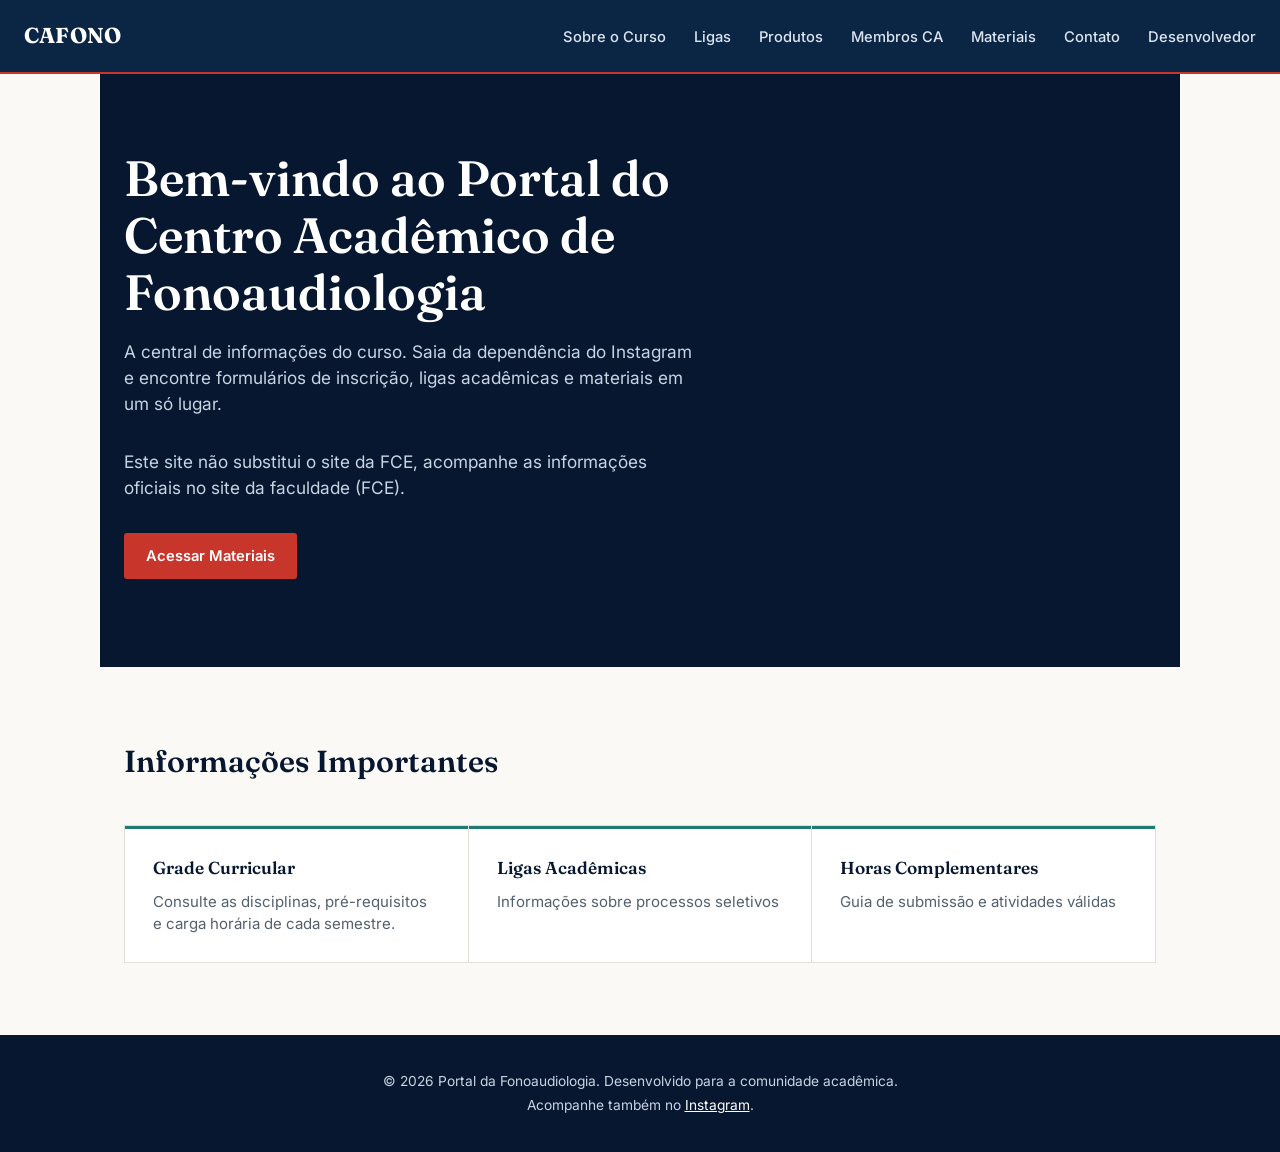
<file: index.html>
<!DOCTYPE html>
<html lang="pt-BR">
<head>
    <meta charset="UTF-8">
    <meta name="viewport" content="width=device-width, initial-scale=1.0">
    <title>Portal da Fonoaudiologia</title>
    <link rel="stylesheet" href="stylecssnovo.css">
    <link href="https://fonts.googleapis.com/css2?family=Fraunces:opsz,wght@9..144,400;9..144,500;9..144,600;9..144,700&family=Inter:wght@400;500;600;700&display=swap" rel="stylesheet">
</head>
<body>

    <header>
        <div class="logo">CAFONO</div>
        <nav>
            <ul>
                <li><a href="sobre.html">Sobre o Curso</a>
                <li><a href="ligas.html">Ligas</a>
                <li><a href="produtos.html">Produtos</a>
                <li><a href="membrosca.html">Membros CA</a>
                <li><a href="materiais.html">Materiais</a>  
                <li><a href="contatos.html">Contato</a>
                <li><a href="desenvolvedor.html">Desenvolvedor</a>
            </ul>
        </nav>
    </header>

    <section class="hero">
        <h1>Bem-vindo ao Portal do Centro Acadêmico de Fonoaudiologia</h1>
        <p>A central de informações do curso. Saia da dependência do Instagram e encontre formulários de inscrição, ligas acadêmicas e materiais em um só lugar.</p>
        <p>Este site não substitui o site da FCE, acompanhe as informações oficiais no site da faculdade (FCE).</p>
        <a href="materiais.html" class="btn">Acessar Materiais</a>
    </section>

    <section id="sobre" class="info-section">
        <h2>Informações Importantes</h2>
        <div class="cards">
            <div class="card">
                <h3>Grade Curricular</h3>
                <p>Consulte as disciplinas, pré-requisitos e carga horária de cada semestre.</p>
            </div>
            <div class="card">
                <h3>Ligas Acadêmicas</h3>
                <p>Informações sobre processos seletivos</p>
            </div>
            <div class="card">
                <h3>Horas Complementares</h3>
                <p>Guia de submissão e atividades válidas</p>
            </div>
        </div>
    </section>

    <footer>
        <p>&copy; 2026 Portal da Fonoaudiologia. Desenvolvido para a comunidade acadêmica.</p>
        <p>Acompanhe também no <a href="https://www.instagram.com/cafono.unb/">Instagram</a>.</p>
    </footer>

</body>
</html>
</file>
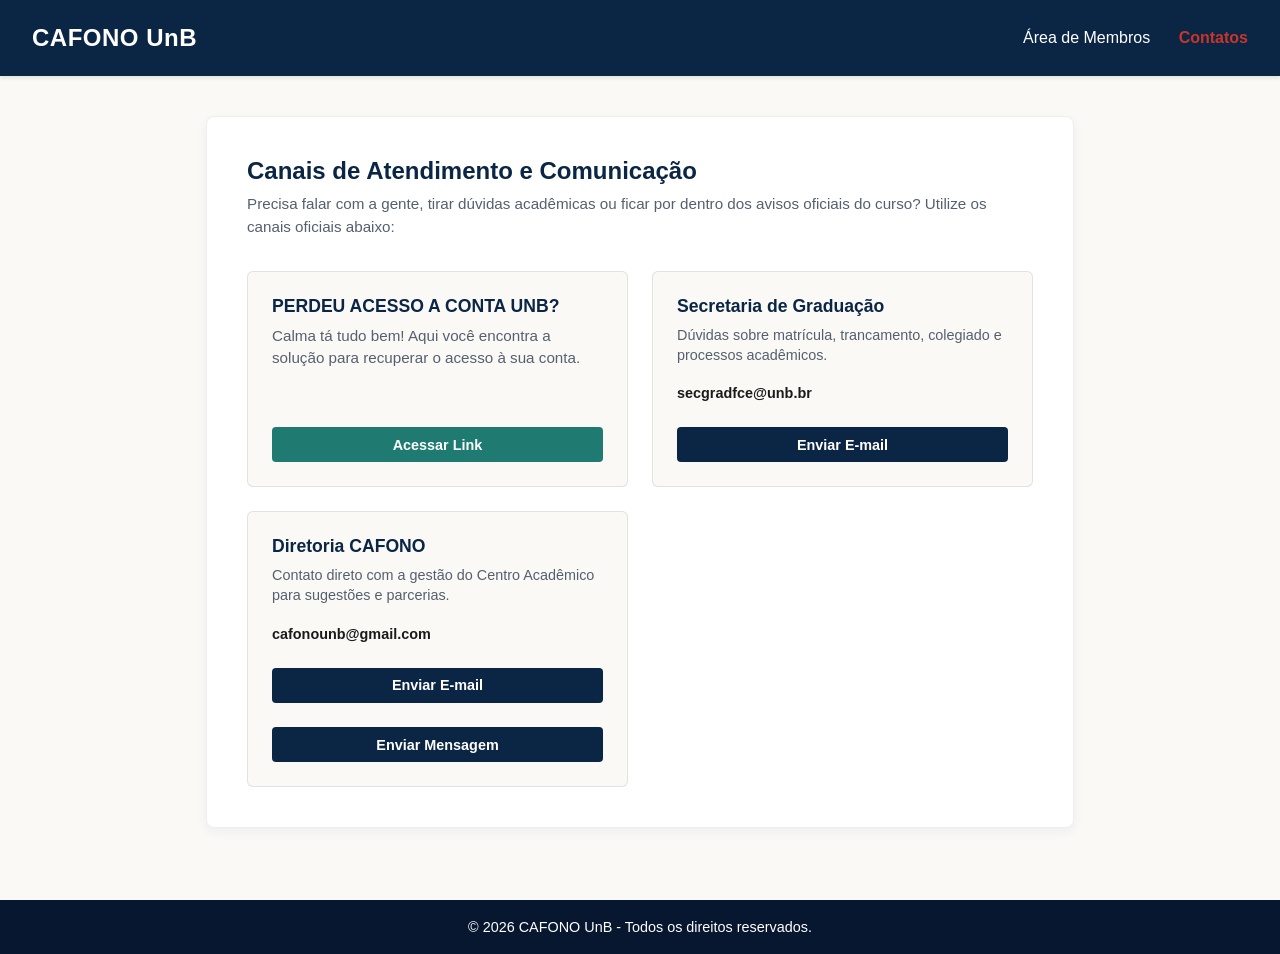
<file: contatos.html>
<!DOCTYPE html>
<html lang="pt-BR">
<head>
    <meta charset="UTF-8">
    <meta name="viewport" content="width=device-width, initial-scale=1.0">
    <title>Contatos - CAFONO UnB</title>
    <style>
        * {
            margin: 0;
            padding: 0;
            box-sizing: border-box;
            font-family: 'Segoe UI', Tahoma, Geneva, Verdana, sans-serif;
        }

        body {
            background-color: #FAF9F6;
            color: #1A1A1A;
            display: flex;
            flex-direction: column;
            min-height: 100vh;
        }

        header {
            background-color: #0B2545;
            color: #FFFFFF;
            padding: 1.5rem 2rem;
            display: flex;
            justify-content: space-between;
            align-items: center;
            box-shadow: 0 2px 4px rgba(0,0,0,0.1);
        }

        header h1 {
            font-size: 1.5rem;
            letter-spacing: 0.5px;
        }

        nav a {
            color: #FFFFFF;
            text-decoration: none;
            margin-left: 1.5rem;
            font-weight: 500;
            transition: color 0.2s;
        }

        nav a:hover {
            color: #C8352B;
        }

        main {
            flex: 1;
            max-width: 900px;
            width: 100%;
            margin: 2.5rem auto;
            padding: 0 1rem;
        }

        .card {
            background: #FFFFFF;
            padding: 2.5rem;
            border-radius: 8px;
            box-shadow: 0 4px 12px rgba(11, 37, 69, 0.05);
            border: 1px solid rgba(85, 96, 110, 0.1);
            margin-bottom: 2rem;
        }

        .card h2 {
            color: #0B2545;
            margin-bottom: 0.5rem;
            font-size: 1.5rem;
        }

        .card p {
            color: #55606E;
            margin-bottom: 2rem;
            font-size: 0.95rem;
            line-height: 1.5;
        }

        .contact-grid {
            display: grid;
            grid-template-columns: repeat(auto-fit, minmax(260px, 1fr));
            gap: 1.5rem;
        }

        .contact-item {
            background: #FAF9F6;
            border: 1px solid rgba(85, 96, 110, 0.15);
            padding: 1.5rem;
            border-radius: 6px;
            display: flex;
            flex-direction: column;
            justify-content: space-between;
            transition: transform 0.2s, box-shadow 0.2s;
        }

        .contact-item:hover {
            transform: translateY(-3px);
            box-shadow: 0 6px 15px rgba(11, 37, 69, 0.08);
            border-color: #1F7A72;
        }

        .contact-info h3 {
            color: #0B2545;
            font-size: 1.1rem;
            margin-bottom: 0.5rem;
        }

        .contact-info span {
            font-size: 0.9rem;
            color: #55606E;
            word-break: break-all;
            line-height: 1.4;
        }

        .btn-contact {
            display: inline-block;
            margin-top: 1.5rem;
            background-color: #0B2545;
            color: #FFFFFF;
            padding: 0.6rem 1rem;
            text-align: center;
            text-decoration: none;
            border-radius: 4px;
            font-weight: 600;
            font-size: 0.9rem;
            transition: background-color 0.2s;
        }

        .btn-contact:hover {
            background-color: #071730;
        }

        .btn-whatsapp {
            background-color: #1F7A72;
        }

        .btn-whatsapp:hover {
            background-color: #175d57;
        }

        footer {
            background-color: #071730;
            color: #FFFFFF;
            text-align: center;
            padding: 1.2rem;
            font-size: 0.9rem;
            margin-top: auto;
        }
    </style>
</head>
<body>

    <header>
        <h1>CAFONO UnB</h1>
        <nav>
            <a href="membrosca.html">Área de Membros</a>
            <a href="contatos.html" style="color: #C8352B; font-weight: 600;">Contatos</a>
        </nav>
    </header>

    <main>
        <div class="card">
            <h2>Canais de Atendimento e Comunicação</h2>
            <p>Precisa falar com a gente, tirar dúvidas acadêmicas ou ficar por dentro dos avisos oficiais do curso? Utilize os canais oficiais abaixo:</p>

            <div class="contact-grid">
                
                <!-- Grupo do WhatsApp -->
                <div class="contact-item">
                    <div class="contact-info">
                        <h3>PERDEU ACESSO A CONTA UNB?</h3>
                        <p>Calma tá tudo bem! Aqui você encontra a solução para recuperar o acesso à sua conta.</p>
                    </div>
                    <a href="https://aurem.unb.br/aurem/home" target="_blank" class="btn-contact btn-whatsapp">Acessar Link</a>
                </div>

                <!-- Secretaria de Graduação -->
                <div class="contact-item">
                    <div class="contact-info">
                        <h3>Secretaria de Graduação</h3>
                        <span>Dúvidas sobre matrícula, trancamento, colegiado e processos acadêmicos.</span>
                        <br><br>
                        <span style="font-weight: 600; color: #1A1A1A;">secgradfce@unb.br</span>
                    </div>
                    <a href="https://mail.google.com/mail/?view=cm&fs=1&to=secgradfce@unb.br" target="_blank" class="btn-contact">Enviar E-mail</a>
                </div>

                <!-- E-mail do CAFONO -->
                <div class="contact-item">
                    <div class="contact-info">
                        <h3>Diretoria CAFONO</h3>
                        <span>Contato direto com a gestão do Centro Acadêmico para sugestões e parcerias.</span>
                        <br><br>
                        <span style="font-weight: 600; color: #1A1A1A;">cafonounb@gmail.com</span>
                    </div>
                    <a href="https://mail.google.com/mail/?view=cm&fs=1&to=cafonounb@gmail.com" target="_blank" class="btn-contact">Enviar E-mail</a>
                    <a href="https://wa.me/5561991424526" target="_blank" class="btn-contact">Enviar Mensagem</a>
                </div>

            </div>
        </div>
    </main>

    <footer>
        <p>&copy; 2026 CAFONO UnB - Todos os direitos reservados.</p>
    </footer>

</body>
</html>
</file>
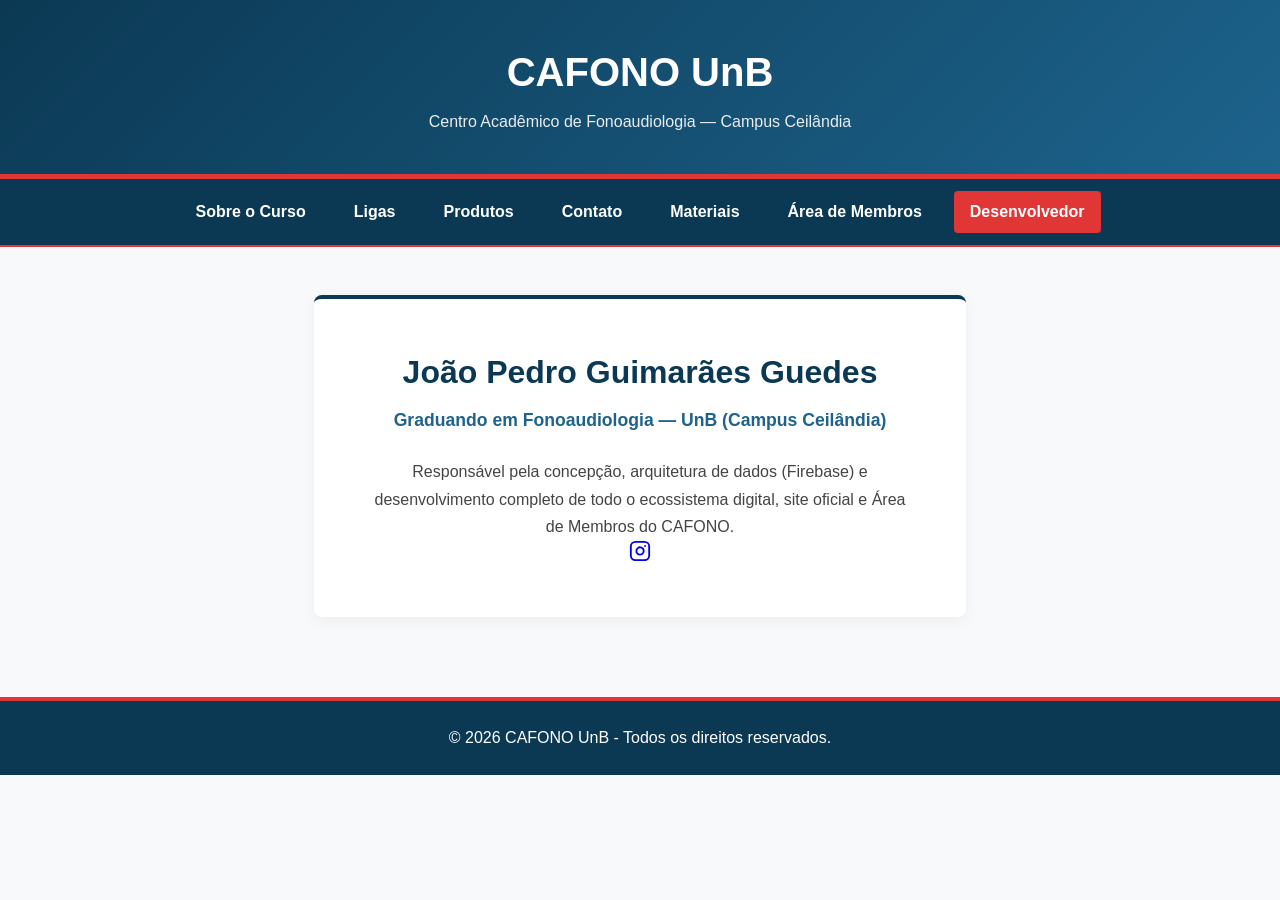
<file: desenvolvedor.html>
<!DOCTYPE html>
<html lang="pt-BR">
<head>
    <meta charset="UTF-8">
    <meta name="viewport" content="width=device-width, initial-scale=1.0">
    <title>Desenvolvedor - CAFONO UnB</title>
    <style>
        :root {
            --primary-blue: #0b3954;
            --secondary-blue: #1d638c;
            --accent-red: #e03636;
            --accent-red-hover: #b52929;
            --dark-color: #1a1a1a;
            --light-color: #f7f9fa;
            --white: #ffffff;
        }

        * { margin: 0; padding: 0; box-sizing: border-box; font-family: 'Segoe UI', Tahoma, Geneva, Verdana, sans-serif; }
        body { background-color: var(--light-color); color: var(--dark-color); line-height: 1.6; }
        
        header { background: linear-gradient(135deg, var(--primary-blue), var(--secondary-blue)); color: var(--white); padding: 2.5rem 1rem; text-align: center; border-bottom: 5px solid var(--accent-red); }
        header h1 { font-size: 2.5rem; margin-bottom: 0.3rem; }
        header p { font-size: 1rem; opacity: 0.9; }

        nav { background-color: var(--primary-blue); display: flex; justify-content: center; gap: 1rem; padding: 0.75rem 1rem; border-bottom: 2px solid var(--accent-red); flex-wrap: wrap; }
        nav a { color: var(--white); text-decoration: none; font-weight: 600; padding: 0.5rem 1rem; border-radius: 4px; transition: background 0.3s ease; }
        nav a:hover, nav a.active { background-color: var(--accent-red); }

        .container { max-width: 700px; margin: 3rem auto; padding: 0 1.5rem; }
        
        .dev-box { background: var(--white); padding: 3rem 2rem; border-radius: 8px; box-shadow: 0 4px 15px rgba(0,0,0,0.05); text-align: center; border-top: 4px solid var(--primary-blue); }
        .dev-img { width: 150px; height: 150px; border-radius: 50%; object-fit: cover; border: 4px solid var(--primary-blue); margin-bottom: 1.5rem; box-shadow: 0 4px 10px rgba(0,0,0,0.1); }
        h2 { color: var(--primary-blue); font-size: 2rem; margin-bottom: 0.5rem; }
        .dev-course { color: var(--secondary-blue); font-weight: 600; font-size: 1.1rem; margin-bottom: 1.5rem; }
        .dev-bio { color: #444; font-size: 1rem; line-height: 1.7; max-width: 550px; margin: 0 auto; }

        footer { background-color: var(--primary-blue); color: var(--white); text-align: center; padding: 1.5rem; margin-top: 5rem; border-top: 4px solid var(--accent-red); }
    </style>
</head>
<body>

    <header>
        <h1>CAFONO UnB</h1>
        <p>Centro Acadêmico de Fonoaudiologia — Campus Ceilândia</p>
    </header>

    <nav>
        <a href="index.html">Sobre o Curso</a>
        <a href="ligas.html">Ligas</a>
        <a href="produtos.html">Produtos</a>
        <a href="contatos.html">Contato</a>
        <a href="materiais.html">Materiais</a>
        <a href="membrosca.html">Área de Membros</a>
        <a href="desenvolvedor.html" class="active">Desenvolvedor</a>
    </nav>

    <div class="container">
        <div class="dev-box">
            <h2>João Pedro Guimarães Guedes</h2>
            <p class="dev-course">Graduando em Fonoaudiologia — UnB (Campus Ceilândia)</p>
            <p class="dev-bio">Responsável pela concepção, arquitetura de dados (Firebase) e desenvolvimento completo de todo o ecossistema digital, site oficial e Área de Membros do CAFONO.</p>
<a href="https://www.instagram.com/jottape_kk/" target="_blank" class="instagram-icon" title="Instagram">
                <svg width="22" height="22" viewBox="0 0 24 24" fill="none" stroke="currentColor" stroke-width="2" stroke-linecap="round" stroke-linejoin="round"><rect x="2" y="2" width="20" height="20" rx="5" ry="5"></rect><path d="M16 11.37A4 4 0 1 1 12.63 8 4 4 0 0 1 16 11.37z"></path><line x1="17.5" y1="6.5" x2="17.51" y2="6.5"></line></svg>
            </a>
        </div>
    </div>
    <footer>
        <p>&copy; 2026 CAFONO UnB - Todos os direitos reservados.</p>
    </footer>

</body>
</html>
</file>
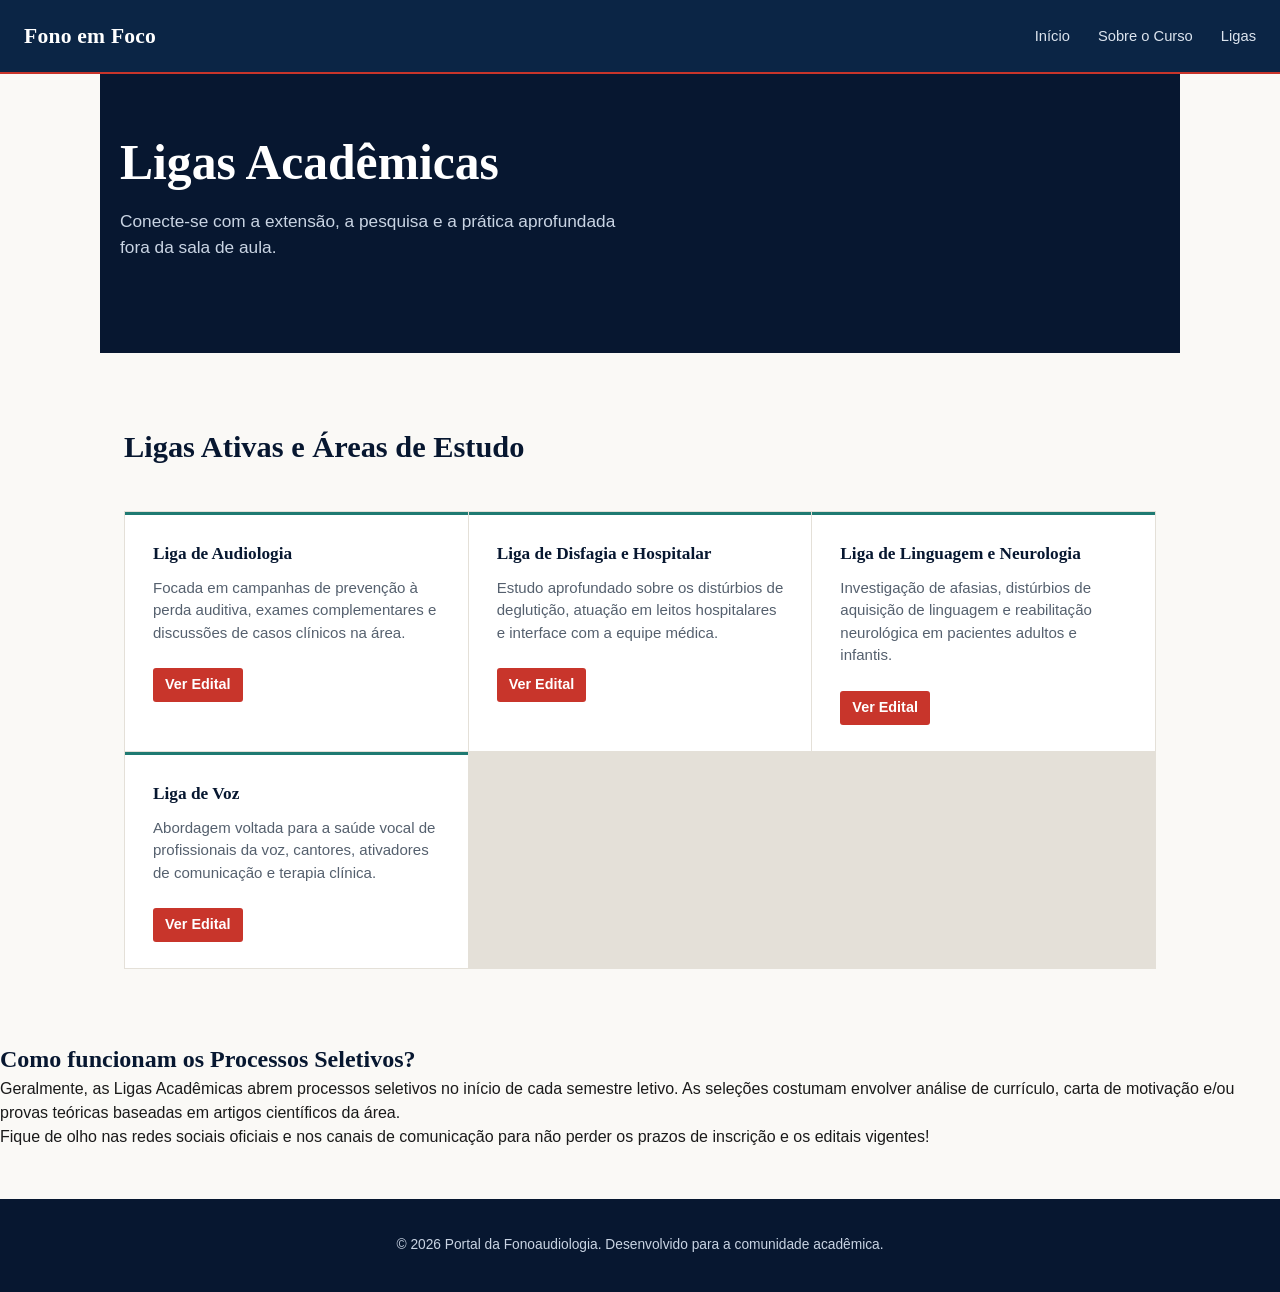
<file: Ligas.html>
<!DOCTYPE html>
<html lang="pt-BR">
<head>
    <meta charset="UTF-8">
    <meta name="viewport" content="width=device-width, initial-scale=1.0">
    <title>Ligas Acadêmicas - Fonoaudiologia</title>
    <link rel="stylesheet" href="style.css">
</head>
<body>

    <!-- Cabeçalho com o menu de navegação -->
    <header>
        <div class="logo">Fono em Foco</div>
        <nav>
            <ul>
                <li><a href="index.html">Início</a></li>
                <li><a href="sobre.html" target="_blank">Sobre o Curso</a></li>
                <li><a href="ligas.html">Ligas</a></li>
            </ul>
        </nav>
    </header>

    <!-- Título Principal da Página -->
    <section class="hero" style="padding: 60px 20px;">
        <h1>Ligas Acadêmicas</h1>
        <p>Conecte-se com a extensão, a pesquisa e a prática aprofundada fora da sala de aula.</p>
    </section>

    <!-- Lista de Ligas usando os Cards -->
    <section class="info-section">
        <h2>Ligas Ativas e Áreas de Estudo</h2>
        <div class="cards">
            
            <div class="card">
                <h3>Liga de Audiologia</h3>
                <p>Focada em campanhas de prevenção à perda auditiva, exames complementares e discussões de casos clínicos na área.</p>
                <br>
                <a href="#" class="btn" style="padding: 6px 12px; font-size: 0.9rem;">Ver Edital</a>
            </div>

            <div class="card">
                <h3>Liga de Disfagia e Hospitalar</h3>
                <p>Estudo aprofundado sobre os distúrbios de deglutição, atuação em leitos hospitalares e interface com a equipe médica.</p>
                <br>
                <a href="#" class="btn" style="padding: 6px 12px; font-size: 0.9rem;">Ver Edital</a>
            </div>

            <div class="card">
                <h3>Liga de Linguagem e Neurologia</h3>
                <p>Investigação de afasias, distúrbios de aquisição de linguagem e reabilitação neurológica em pacientes adultos e infantis.</p>
                <br>
                <a href="#" class="btn" style="padding: 6px 12px; font-size: 0.9rem;">Ver Edital</a>
            </div>

            <div class="card">
                <h3>Liga de Voz</h3>
                <p>Abordagem voltada para a saúde vocal de profissionais da voz, cantores, ativadores de comunicação e terapia clínica.</p>
                <br>
                <a href="https://docs.google.com/forms/d/e/1FAIpQLScZ7l2jveogoQCDylNti0Mbl2naz7_M5yD8LG7Lt6UeU7e7Pw/viewform" class="btn" style="padding: 6px 12px; font-size: 0.9rem;">Ver Edital</a>
            </div>

        </div>
    </section>

    <!-- Seção de Orientações -->
    <section class="history-section" style="margin-bottom: 50px;">
        <h2>Como funcionam os Processos Seletivos?</h2>
        <div class="history-content">
            <p>Geralmente, as Ligas Acadêmicas abrem processos seletivos no início de cada semestre letivo. As seleções costumam envolver análise de currículo, carta de motivação e/ou provas teóricas baseadas em artigos científicos da área.</p>
            <p>Fique de olho nas redes sociais oficiais e nos canais de comunicação para não perder os prazos de inscrição e os editais vigentes!</p>
        </div>
    </section>

    <!-- Rodapé -->
    <footer>
        <p>&copy; 2026 Portal da Fonoaudiologia. Desenvolvido para a comunidade acadêmica.</p>
    </footer>

</body>
</html>
</file>
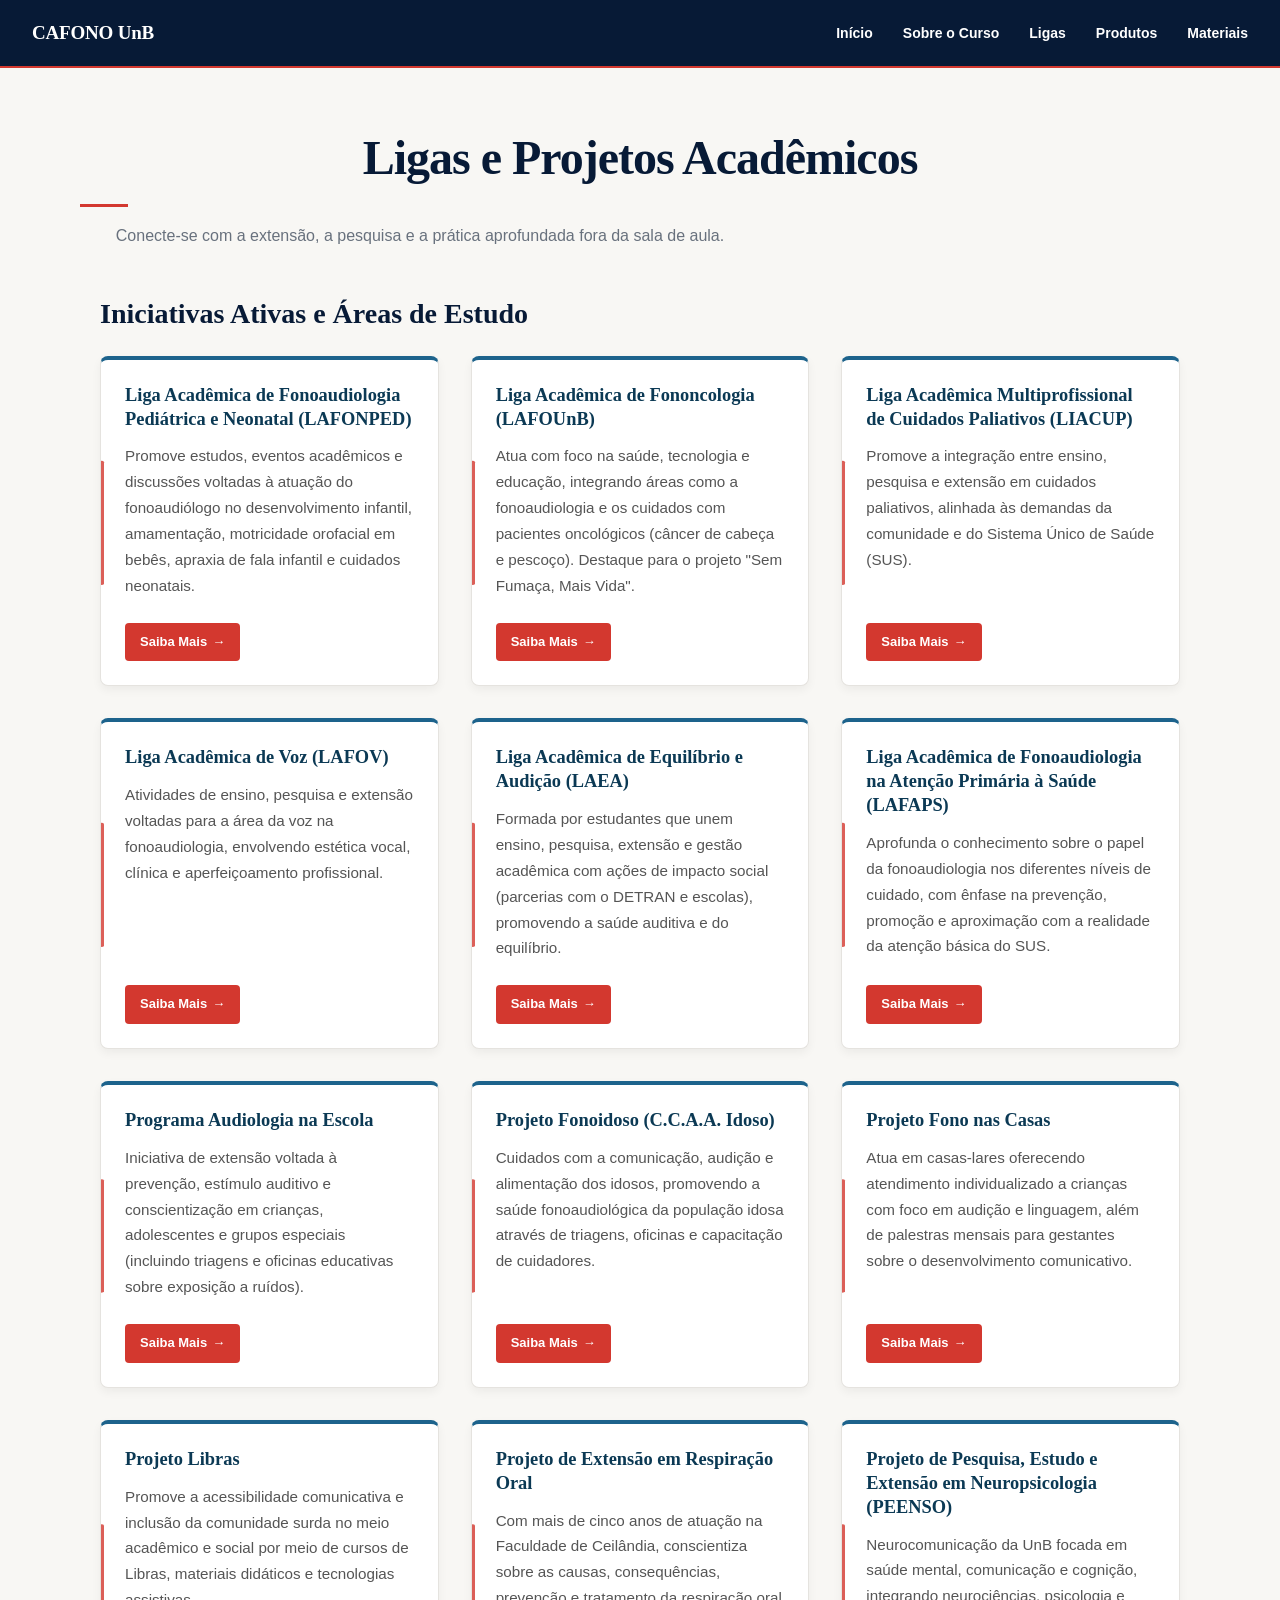
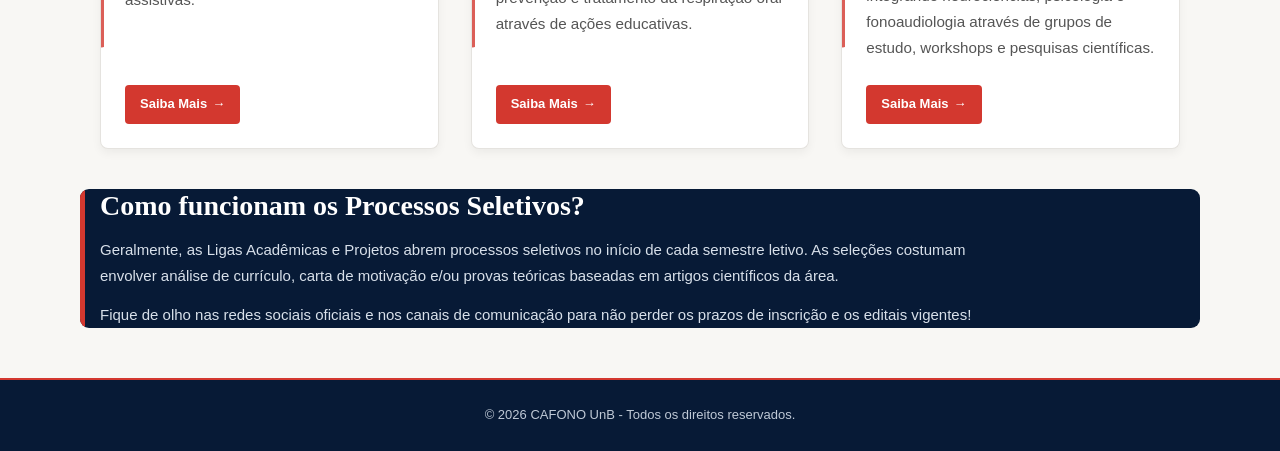
<file: ligas.html>
<!DOCTYPE html>
<html lang="pt-BR">
<head>
    <meta charset="UTF-8">
    <meta name="viewport" content="width=device-width, initial-scale=1.0">
    <title>Ligas e Projetos Acadêmicos - Fonoaudiologia CAFONO</title>
    <!-- Importação de fontes e estilos padronizados -->
    <link href="https://fonts.googleapis.com/css2?family=Fraunces:wght@600;700&family=Inter:wght@400;500;600&display=swap" rel="stylesheet">
    <link rel="stylesheet" href="styleligas.css">
    <style>
        /* Estilos complementares para garantir o alinhamento perfeito dos cards */
        .cards {
            display: grid;
            grid-template-columns: repeat(auto-fit, minmax(280px, 1fr));
            gap: 2rem;
            margin-top: 1.5rem;
        }

        .card {
            background: #ffffff;
            border-radius: 8px;
            overflow: hidden;
            box-shadow: 0 4px 10px rgba(0,0,0,0.05);
            transition: transform 0.3s ease, box-shadow 0.3s ease;
            display: flex;
            flex-direction: column;
            justify-content: space-between;
            border-top: 4px solid #1d638c;
            padding: 1.5rem;
        }

        .card:hover {
            transform: translateY(-5px);
            box-shadow: 0 8px 15px rgba(0,0,0,0.1);
            border-top-color: #e03636;
        }

        .card h3 {
            font-size: 1.15rem;
            color: #0b3954;
            margin-bottom: 0.75rem;
        }

        .card p {
            color: #555;
            font-size: 0.95rem;
            margin-bottom: 1.5rem;
            flex-grow: 1;
        }

        .btn {
            display: inline-block;
            background-color: #e03636;
            color: #ffffff;
            padding: 0.6rem 1.2rem;
            border-radius: 4px;
            text-decoration: none;
            font-weight: 600;
            text-align: center;
            transition: background 0.3s ease;
        }

        .btn:hover {
            background-color: #b52929;
        }
    </style>
</head>
<body>

    <!-- Cabeçalho com o menu de navegação -->
    <header>
        <div class="logo">CAFONO UnB</div>
        <nav>
            <ul>
                <li><a href="index.html">Início</a></li>
                <li><a href="sobre.html" target="_blank">Sobre o Curso</a></li>
                <li><a href="ligas.html" class="active">Ligas</a></li>
                <li><a href="produtos.html">Produtos</a></li>
                <li><a href="materiais.html">Materiais</a></li>
            </ul>
        </nav>
    </header>

    <!-- Título Principal da Página -->
    <section class="hero" style="padding: 40px 20px; text-align: center;">
        <h1>Ligas e Projetos Acadêmicos</h1>
        <p>Conecte-se com a extensão, a pesquisa e a prática aprofundada fora da sala de aula.</p>
    </section>

    <!-- Lista de Ligas e Projetos usando os Cards -->
    <section class="info-section" style="max-width: 1200px; margin: 0 auto; padding: 0 20px 40px 20px;">
        <h2>Iniciativas Ativas e Áreas de Estudo</h2>
        <div class="cards">
            
            <!-- LAFONPED -->
            <div class="card">
                <h3>Liga Acadêmica de Fonoaudiologia Pediátrica e Neonatal (LAFONPED)</h3>
                <p>Promove estudos, eventos acadêmicos e discussões voltadas à atuação do fonoaudiólogo no desenvolvimento infantil, amamentação, motricidade orofacial em bebês, apraxia de fala infantil e cuidados neonatais.</p>
                <a href="https://www.instagram.com/laea.unb/" class="btn" target="_blank">Saiba Mais</a>
            </div>

            <!-- LAFOUnB / LAFO -->
            <div class="card">
                <h3>Liga Acadêmica de Fononcologia (LAFOUnB)</h3>
                <p>Atua com foco na saúde, tecnologia e educação, integrando áreas como a fonoaudiologia e os cuidados com pacientes oncológicos (câncer de cabeça e pescoço). Destaque para o projeto "Sem Fumaça, Mais Vida".</p>
                <a href="https://www.instagram.com/lafounb/" class="btn" target="_blank">Saiba Mais</a>
            </div>

            <!-- LIACUP -->
            <div class="card">
                <h3>Liga Acadêmica Multiprofissional de Cuidados Paliativos (LIACUP)</h3>
                <p>Promove a integração entre ensino, pesquisa e extensão em cuidados paliativos, alinhada às demandas da comunidade e do Sistema Único de Saúde (SUS).</p>
                <a href="https://www.instagram.com/liacup.unb/" class="btn" target="_blank">Saiba Mais</a>
            </div>

            <!-- LAFOV -->
            <div class="card">
                <h3>Liga Acadêmica de Voz (LAFOV)</h3>
                <p>Atividades de ensino, pesquisa e extensão voltadas para a área da voz na fonoaudiologia, envolvendo estética vocal, clínica e aperfeiçoamento profissional.</p>
                <a href="https://www.instagram.com/liga.lafov/" class="btn" target="_blank">Saiba Mais</a>
            </div>

            <!-- LAEA -->
            <div class="card">
                <h3>Liga Acadêmica de Equilíbrio e Audição (LAEA)</h3>
                <p>Formada por estudantes que unem ensino, pesquisa, extensão e gestão acadêmica com ações de impacto social (parcerias com o DETRAN e escolas), promovendo a saúde auditiva e do equilíbrio.</p>
                <a href="https://www.instagram.com/laea.unb/" class="btn" target="_blank">Saiba Mais</a>
            </div>

            <!-- LAFAPS -->
            <div class="card">
                <h3>Liga Acadêmica de Fonoaudiologia na Atenção Primária à Saúde (LAFAPS)</h3>
                <p>Aprofunda o conhecimento sobre o papel da fonoaudiologia nos diferentes níveis de cuidado, com ênfase na prevenção, promoção e aproximação com a realidade da atenção básica do SUS.</p>
                <a href="https://www.instagram.com/lafapsunb/" class="btn" target="_blank">Saiba Mais</a>
            </div>

            <!-- Programa Audiologia na Escola -->
            <div class="card">
                <h3>Programa Audiologia na Escola</h3>
                <p>Iniciativa de extensão voltada à prevenção, estímulo auditivo e conscientização em crianças, adolescentes e grupos especiais (incluindo triagens e oficinas educativas sobre exposição a ruídos).</p>
                <a href="https://www.instagram.com/audiologianaescola/" class="btn" target="_blank">Saiba Mais</a>
            </div>

            <!-- Projeto fonoidoso (C.C.A.A. idoso) -->
            <div class="card">
                <h3>Projeto Fonoidoso (C.C.A.A. Idoso)</h3>
                <p>Cuidados com a comunicação, audição e alimentação dos idosos, promovendo a saúde fonoaudiológica da população idosa através de triagens, oficinas e capacitação de cuidadores.</p>
                <a href="https://www.instagram.com/fonoidosounb/" class="btn" target="_blank">Saiba Mais</a>
            </div>

            <!-- Projeto Fono nas Casas -->
            <div class="card">
                <h3>Projeto Fono nas Casas</h3>
                <p>Atua em casas-lares oferecendo atendimento individualizado a crianças com foco em audição e linguagem, além de palestras mensais para gestantes sobre o desenvolvimento comunicativo.</p>
                <a href="https://www.instagram.com/fononascasas/" class="btn" target="_blank">Saiba Mais</a>
            </div>

            <!-- Projeto Libras -->
            <div class="card">
                <h3>Projeto Libras</h3>
                <p>Promove a acessibilidade comunicativa e inclusão da comunidade surda no meio acadêmico e social por meio de cursos de Libras, materiais didáticos e tecnologias assistivas.</p>
                <a href="https://www.instagram.com/projetolibrasfcts/" class="btn" target="_blank">Saiba Mais</a>
            </div>

            <!-- Projeto de extensão respiração oral -->
            <div class="card">
                <h3>Projeto de Extensão em Respiração Oral</h3>
                <p>Com mais de cinco anos de atuação na Faculdade de Ceilândia, conscientiza sobre as causas, consequências, prevenção e tratamento da respiração oral através de ações educativas.</p>
                <a href="#" class="btn" target="_blank">Saiba Mais</a>
            </div>

            <!-- PEENSO -->
            <div class="card">
                <h3>Projeto de Pesquisa, Estudo e Extensão em Neuropsicologia (PEENSO)</h3>
                <p>Neurocomunicação da UnB focada em saúde mental, comunicação e cognição, integrando neurociências, psicologia e fonoaudiologia através de grupos de estudo, workshops e pesquisas científicas.</p>
                <a href="https://www.instagram.com/respiracaooralunb/" class="btn" target="_blank">Saiba Mais</a>
            </div>

        </div>
    </section>

    <!-- Seção de Orientações -->
    <section class="history-section" style="max-width: 1200px; margin: 0 auto 50px auto; padding: 0 20px;">
        <h2>Como funcionam os Processos Seletivos?</h2>
        <div class="history-content">
            <p>Geralmente, as Ligas Acadêmicas e Projetos abrem processos seletivos no início de cada semestre letivo. As seleções costumam envolver análise de currículo, carta de motivação e/ou provas teóricas baseadas em artigos científicos da área.</p>
            <p>Fique de olho nas redes sociais oficiais e nos canais de comunicação para não perder os prazos de inscrição e os editais vigentes!</p>
        </div>
    </section>

    <!-- Rodapé -->
    <footer>
        <p>&copy; 2026 CAFONO UnB - Todos os direitos reservados.</p>
    </footer>

</body>
</html>
</file>
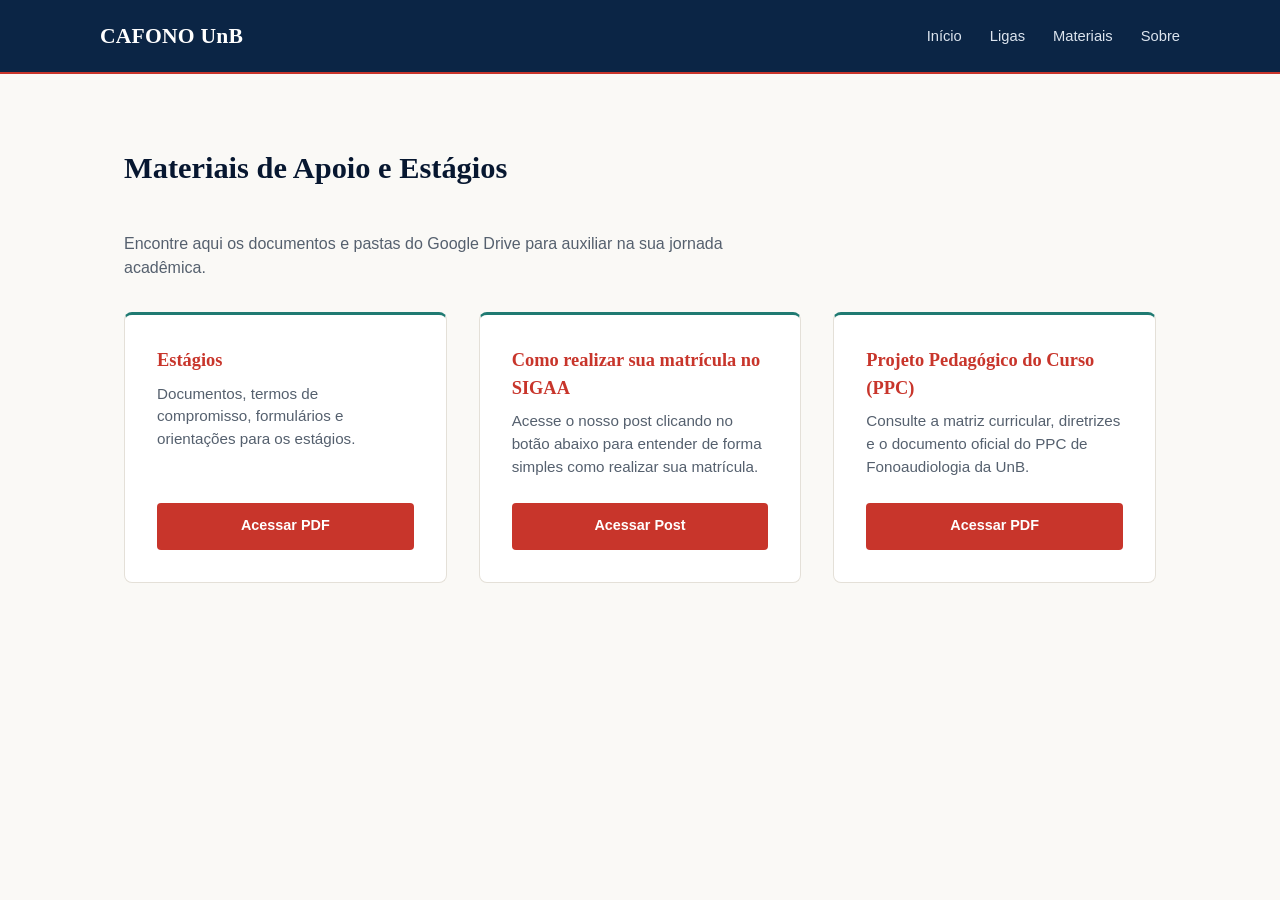
<file: materiais.html>
<!DOCTYPE html>
<html lang="pt-BR">
<head>
    <meta charset="UTF-8">
    <meta name="viewport" content="width=device-width, initial-scale=1.0">
    <title>Materiais - CAFONO UnB</title>
    <link rel="stylesheet" href="stylemateriais.css"> 
</head>
<body>
    <header>
        <div class="container">
            <h1>CAFONO UnB</h1>
            <nav>
                <ul>
                    <li><a href="index.html">Início</a></li>
                    <li><a href="ligas.html">Ligas</a></li>
                    <li><a href="materiais.html">Materiais</a></li>
                    <li><a href="sobre.html">Sobre</a></li>
                </ul>
            </nav>
        </div>
    </header>

   <section class="info-section">
    <h2>Materiais de Apoio e Estágios</h2>
    <p style="color: var(--ink-soft); max-width: 68ch; margin-bottom: 2rem;">Encontre aqui os documentos e pastas do Google Drive para auxiliar na sua jornada acadêmica.</p>

    <div class="cards-grid">
        
        <!-- Card 1: Estágios -->
        <div class="card-item">
            <div class="card-content">
                <h3>Estágios</h3>
                <p>Documentos, termos de compromisso, formulários e orientações para os estágios.</p>
            </div>
            <a href="LINK_DO_PDF_ESTAGIOS" target="_blank" class="btn-card">Acessar PDF</a>
        </div>

        <!-- Card 2: Matrícula -->
        <div class="card-item">
            <div class="card-content">
                <h3>Como realizar sua matrícula no SIGAA</h3>
                <p>Acesse o nosso post clicando no botão abaixo para entender de forma simples como realizar sua matrícula.</p>
            </div>
            <a href="LINK_DO_POST_MATRICULA" target="_blank" class="btn-card">Acessar Post</a>
        </div>

        <!-- Card 3: PPC -->
        <div class="card-item">
            <div class="card-content">
                <h3>Projeto Pedagógico do Curso (PPC)</h3>
                <p>Consulte a matriz curricular, diretrizes e o documento oficial do PPC de Fonoaudiologia da UnB.</p>
            </div>
            <a href="LINK_DO_PPC" target="_blank" class="btn-card">Acessar PDF</a>
        </div>

    </div>
</section>
</file>
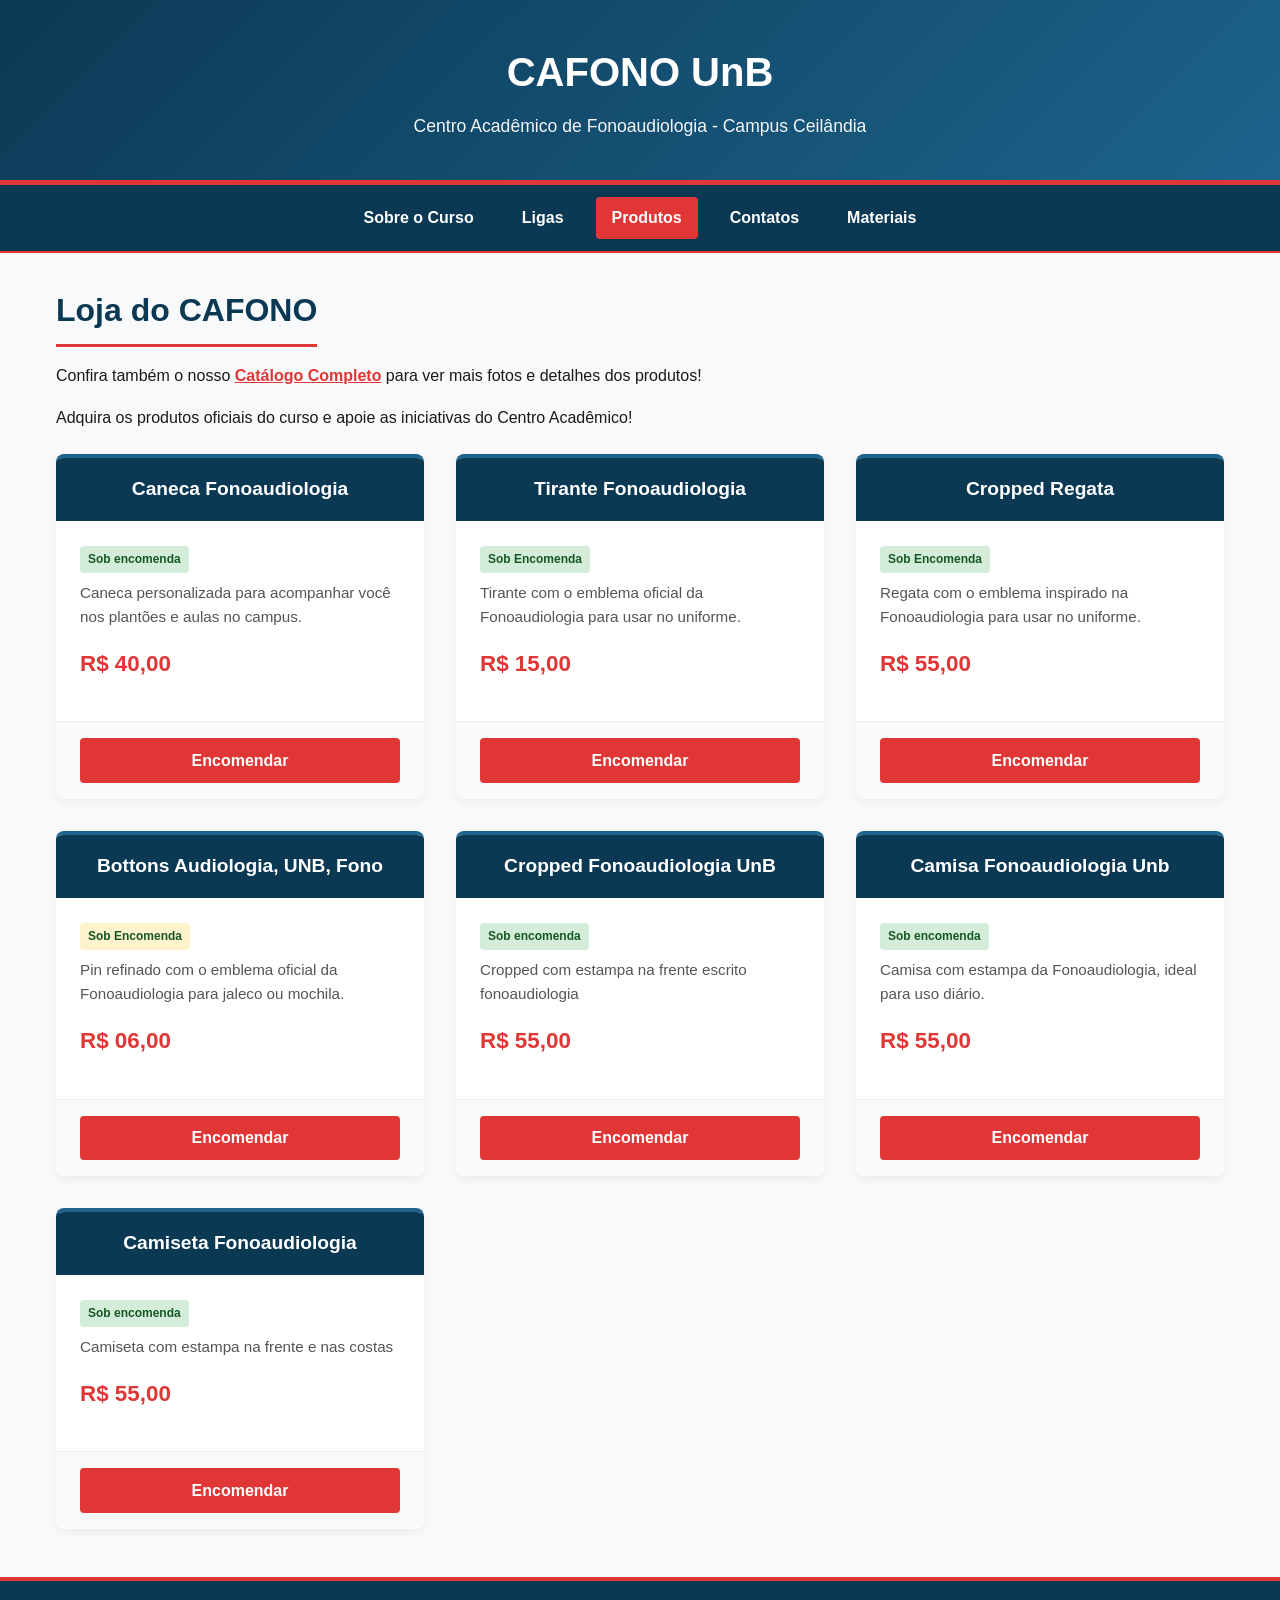
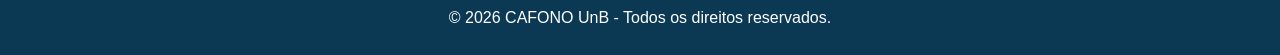
<file: produtos.html>
<!DOCTYPE html>
<html lang="pt-BR">
<head>
    <meta charset="UTF-8">
    <meta name="viewport" content="width=device-width, initial-scale=1.0">
    <title>Produtos - CAFONO UnB</title>
    <style>
        :root {
            --primary-blue: #0b3954;
            --secondary-blue: #1d638c;
            --accent-red: #e03636;
            --accent-red-hover: #b52929;
            --dark-color: #1a1a1a;
            --light-color: #f7f9fa;
            --white: #ffffff;
        }

        * {
            margin: 0;
            padding: 0;
            box-sizing: border-box;
            font-family: 'Segoe UI', Tahoma, Geneva, Verdana, sans-serif;
        }

        body {
            background-color: var(--light-color);
            color: var(--dark-color);
            line-height: 1.6;
        }

        header {
            background: linear-gradient(135deg, var(--primary-blue), var(--secondary-blue));
            color: var(--white);
            padding: 2.5rem 1rem;
            text-align: center;
            border-bottom: 5px solid var(--accent-red);
            box-shadow: 0 4px 6px rgba(0,0,0,0.1);
        }

        header h1 {
            font-size: 2.5rem;
            margin-bottom: 0.5rem;
        }

        header p {
            font-size: 1.1rem;
            opacity: 0.95;
        }

        nav {
            background-color: var(--primary-blue);
            display: flex;
            justify-content: center;
            gap: 1rem;
            padding: 0.75rem 1rem;
            position: sticky;
            top: 0;
            z-index: 1000;
            border-bottom: 2px solid var(--accent-red);
        }

        nav a {
            color: var(--white);
            text-decoration: none;
            font-weight: 600;
            padding: 0.5rem 1rem;
            border-radius: 4px;
            transition: background 0.3s ease;
        }

        nav a:hover, nav a.active {
            background-color: var(--accent-red);
        }

        .container {
            max-width: 1200px;
            margin: 2rem auto;
            padding: 0 1rem;
            min-height: 50vh;
        }

        h2 {
            color: var(--primary-blue);
            margin-bottom: 1rem;
            font-size: 2rem;
            border-bottom: 3px solid var(--accent-red);
            padding-bottom: 0.5rem;
            display: inline-block;
        }

        .products-grid {
            display: grid;
            grid-template-columns: repeat(auto-fit, minmax(280px, 1fr));
            gap: 2rem;
            margin-top: 1.5rem;
        }

        .product-card {
            background: var(--white);
            border-radius: 8px;
            overflow: hidden;
            box-shadow: 0 4px 10px rgba(0,0,0,0.05);
            transition: transform 0.3s ease, box-shadow 0.3s ease;
            display: flex;
            flex-direction: column;
            justify-content: space-between;
            border-top: 4px solid var(--secondary-blue);
        }

        .product-card:hover {
            transform: translateY(-5px);
            box-shadow: 0 8px 15px rgba(0,0,0,0.1);
            border-top-color: var(--accent-red);
        }

        .product-header {
            background-color: var(--primary-blue);
            color: var(--white);
            padding: 1rem;
            text-align: center;
            font-size: 1.2rem;
            font-weight: bold;
        }

        .product-body {
            padding: 1.5rem;
            flex-grow: 1;
        }

        .product-body p {
            color: #555;
            margin-bottom: 1rem;
            font-size: 0.95rem;
        }

        .product-price {
            font-size: 1.4rem;
            font-weight: bold;
            color: var(--accent-red);
            margin-bottom: 1rem;
        }

        .product-footer {
            padding: 1rem 1.5rem;
            background-color: #fafafa;
            border-top: 1px solid #eee;
            text-align: center;
        }

        .btn {
            display: inline-block;
            background-color: var(--accent-red);
            color: var(--white);
            padding: 0.6rem 1.2rem;
            border-radius: 4px;
            text-decoration: none;
            font-weight: 600;
            transition: background 0.3s ease;
            width: 100%;
            text-align: center;
        }

        .btn:hover {
            background-color: var(--accent-red-hover);
        }

        .badge {
            display: inline-block;
            padding: 0.25rem 0.5rem;
            font-size: 0.75rem;
            font-weight: bold;
            border-radius: 4px;
            margin-bottom: 0.5rem;
        }

        .badge-success {
            background-color: #d4edda;
            color: #155724;
        }

        .badge-warning {
            background-color: #fff3cd;
            color: #155724;
        }

        footer {
            background-color: var(--primary-blue);
            color: var(--white);
            text-align: center;
            padding: 1.5rem;
            margin-top: 3rem;
            border-top: 4px solid var(--accent-red);
        }
    </style>
</head>
<body>

    <header>
        <h1>CAFONO UnB</h1>
        <p>Centro Acadêmico de Fonoaudiologia - Campus Ceilândia</p>
    </header>

    <nav>
        <a href="index.html">Sobre o Curso</a>
        <a href="ligas.html">Ligas</a>
        <a href="produtos.html" class="active">Produtos</a>
        <a href="contatos.html">Contatos</a>
        <a href="materiais.html">Materiais</a>
    </nav>

    <div class="container">
        <h2>Loja do CAFONO</h2>
        <p style="margin-bottom: 1rem;">
            Confira também o nosso <a href="https://www.canva.com/design/DAHM9LYCMQI/YTKuFziGyj7Aw_cuHCoDjg/view?utm_content=DAHM9LYCMQI&utm_campaign=designshare&utm_medium=link2&utm_source=uniquelinks&utlId=h37253170b6#11" target="_blank" style="color: var(--accent-red); font-weight: bold; text-decoration: underline;">Catálogo Completo</a> para ver mais fotos e detalhes dos produtos!
        </p>
        <p style="margin-bottom: 0.5rem;">Adquira os produtos oficiais do curso e apoie as iniciativas do Centro Acadêmico!</p>
        
        <!-- GRID DE PRODUTOS (Todos os cards agora estão devidamente aqui dentro) -->
        <div class="products-grid">
            
            <!-- Produto 1 -->
            <div class="product-card">
                <div>
                    <div class="product-header">Caneca Fonoaudiologia</div>
                    <div class="product-body">
                        <span class="badge badge-success">Sob encomenda</span>
                        <p>Caneca personalizada para acompanhar você nos plantões e aulas no campus.</p>
                        <div class="product-price">R$ 40,00</div>
                    </div>
                </div>
                <div class="product-footer">
                    <a href="https://docs.google.com/forms/d/e/1FAIpQLSd3V6bXERqDF5BkyzSovjdGhOACO_7cAQG8yJ7Y8JgaZCwCvg/viewform" target="_blank" class="btn">Encomendar</a>
                </div>
            </div>

            <!-- Produto 2 -->
            <div class="product-card">
                <div>
                    <div class="product-header">Tirante Fonoaudiologia</div>
                    <div class="product-body">
                        <span class="badge badge-success">Sob Encomenda</span>
                        <p>Tirante com o emblema oficial da Fonoaudiologia para usar no uniforme.</p>
                        <div class="product-price">R$ 15,00</div>
                    </div>
                </div>
                <div class="product-footer">
                    <a href="https://docs.google.com/forms/d/e/1FAIpQLSd3V6bXERqDF5BkyzSovjdGhOACO_7cAQG8yJ7Y8JgaZCwCvg/viewform" target="_blank" class="btn">Encomendar</a>
                </div>
            </div>

            <!-- Produto 3 -->
            <div class="product-card">
                <div>
                    <div class="product-header">Cropped Regata</div>
                    <div class="product-body">
                        <span class="badge badge-success">Sob Encomenda</span>
                        <p>Regata com o emblema inspirado na Fonoaudiologia para usar no uniforme.</p>
                        <div class="product-price">R$ 55,00</div>
                    </div>
                </div>
                <div class="product-footer">
                    <a href="https://docs.google.com/forms/d/e/1FAIpQLSd3V6bXERqDF5BkyzSovjdGhOACO_7cAQG8yJ7Y8JgaZCwCvg/viewform" target="_blank" class="btn">Encomendar</a>
                </div>
            </div>

            <!-- Produto 4 -->
            <div class="product-card">
                <div>
                    <div class="product-header">Bottons Audiologia, UNB, Fono</div>
                    <div class="product-body">
                        <span class="badge badge-warning">Sob Encomenda</span>
                        <p>Pin refinado com o emblema oficial da Fonoaudiologia para jaleco ou mochila.</p>
                        <div class="product-price">R$ 06,00</div>
                    </div>
                </div>
                <div class="product-footer">
                    <a href="https://docs.google.com/forms/d/e/1FAIpQLSd3V6bXERqDF5BkyzSovjdGhOACO_7cAQG8yJ7Y8JgaZCwCvg/viewform" target="_blank" class="btn">Encomendar</a>
                </div>
            </div>

            <!-- Produto 5 -->
            <div class="product-card">
                <div>
                    <div class="product-header">Cropped Fonoaudiologia UnB</div>
                    <div class="product-body">
                        <span class="badge badge-success">Sob encomenda</span>
                        <p>Cropped com estampa na frente escrito fonoaudiologia</p>
                        <div class="product-price">R$ 55,00</div>
                    </div>
                </div>
                <div class="product-footer">
                    <a href="https://docs.google.com/forms/d/e/1FAIpQLSd3V6bXERqDF5BkyzSovjdGhOACO_7cAQG8yJ7Y8JgaZCwCvg/viewform" target="_blank" class="btn">Encomendar</a>
                </div>
            </div>

            <!-- Produto 6 -->
            <div class="product-card">
                <div>
                    <div class="product-header">Camisa Fonoaudiologia Unb</div>
                    <div class="product-body">
                        <span class="badge badge-success">Sob encomenda</span>
                        <p>Camisa com estampa da Fonoaudiologia, ideal para uso diário.</p>
                        <div class="product-price">R$ 55,00</div>
                    </div>
                </div>
                <div class="product-footer">
                    <a href="https://docs.google.com/forms/d/e/1FAIpQLSd3V6bXERqDF5BkyzSovjdGhOACO_7cAQG8yJ7Y8JgaZCwCvg/viewform" target="_blank" class="btn">Encomendar</a>
                </div>
            </div>

            <!-- Produto 7 -->
            <div class="product-card">
                <div>
                    <div class="product-header">Camiseta Fonoaudiologia</div>
                    <div class="product-body">
                        <span class="badge badge-success">Sob encomenda</span>
                        <p>Camiseta com estampa na frente e nas costas</p>
                        <div class="product-price">R$ 55,00</div>
                    </div>
                </div>
                <div class="product-footer">
                    <a href="https://docs.google.com/forms/d/e/1FAIpQLSd3V6bXERqDF5BkyzSovjdGhOACO_7cAQG8yJ7Y8JgaZCwCvg/viewform" target="_blank" class="btn">Encomendar</a>
                </div>
            </div>

        </div> <!-- Fim do products-grid -->
    </div> <!-- Fim do container -->

    <footer>
        <p>&copy; 2026 CAFONO UnB - Todos os direitos reservados.</p>
    </footer>

</body>
</html>
</file>
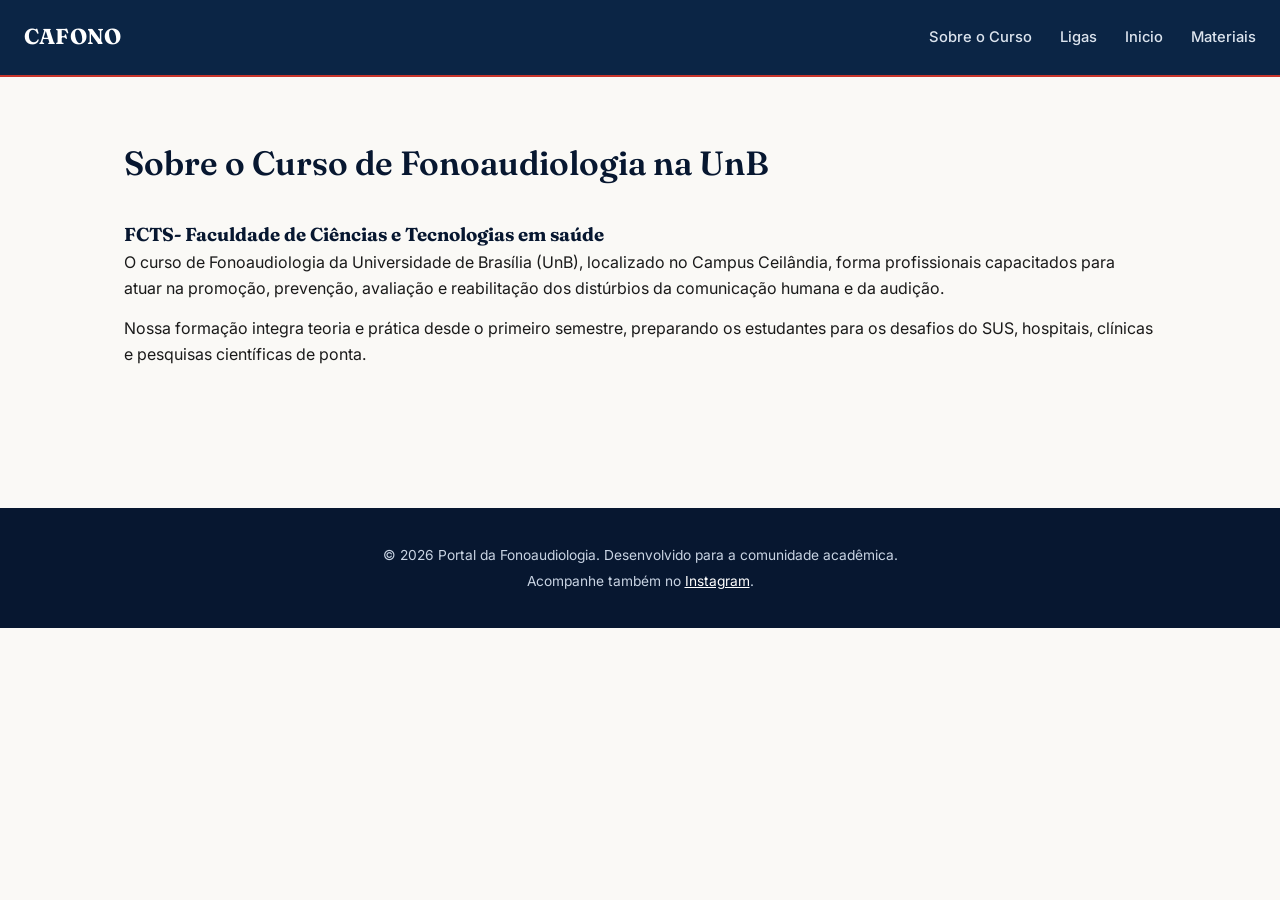
<file: sobre.html>
<!DOCTYPE html>
<html lang="pt-BR">
<head>
    <meta charset="UTF-8">
    <meta name="viewport" content="width=device-width, initial-scale=1.0">
    <title>Sobre o Curso - CAFONO UnB</title>
    <link rel="stylesheet" href="stylesobre.css">
    <link href="https://fonts.googleapis.com/css2?family=Fraunces:opsz,wght@9..144,400;9..144,500;9..144,600;9..144,700&family=Inter:wght@400;500;600;700&display=swap" rel="stylesheet">
</head>
<body>

    <header>
        <div class="logo">CAFONO</div>
        <nav>
            <ul>
                <li><a href="sobre.html">Sobre o Curso</a></li>
                <li><a href="ligas.html">Ligas</a></li>
                <li><a href="index.html#inicio">Inicio</a></li>
                <li><a href="materiais.html">Materiais</a></li>
            </ul>
        </nav>
    </header>

    <main class="sobre-container">
        <h2>Sobre o Curso de Fonoaudiologia na UnB</h2>
        <div class="cards" style="grid-template-columns: 1fr;">
            <div class="card">
                <h3>FCTS- Faculdade de Ciências e Tecnologias em saúde</h3>
                <p>O curso de Fonoaudiologia da Universidade de Brasília (UnB), localizado no Campus Ceilândia, forma profissionais capacitados para atuar na promoção, prevenção, avaliação e reabilitação dos distúrbios da comunicação humana e da audição.</p>
                <p style="margin-top: 15px;">Nossa formação integra teoria e prática desde o primeiro semestre, preparando os estudantes para os desafios do SUS, hospitais, clínicas e pesquisas científicas de ponta.</p>
            </div>
        </div>
    </main>

    <footer>
        <p>&copy; 2026 Portal da Fonoaudiologia. Desenvolvido para a comunidade acadêmica.</p>
        <p>Acompanhe também no <a href="https://www.instagram.com/cafono.unb/" target="_blank">Instagram</a>.</p>
    </footer>

</body>
</html>
</file>
<file: stylecssnovo.css>
:root{
  --navy: #0B2545;
  --navy-deep: #071730;
  --teal: #1F7A72;
  --red: #C8352B;
  --bg: #FAF9F6;
  --paper: #FFFFFF;
  --ink: #1A1A1A;
  --ink-soft: #55606E;
  --line: #E4E0D8;
  --max: 1080px;
}

*{ box-sizing: border-box; }
html{ scroll-behavior: smooth; }
body{
  margin:0;
  background: var(--bg);
  color: var(--ink);
  font-family: 'Inter', sans-serif;
  line-height: 1.5;
  -webkit-font-smoothing: antialiased;
}
h1,h2,h3{
  font-family: 'Fraunces', serif;
  margin: 0;
  color: var(--navy-deep);
}
a{ color: inherit; }
p{ margin: 0; }

/* ---------- HEADER ---------- */
header{
  background: var(--navy);
  color: #fff;
  display: flex;
  align-items: center;
  justify-content: space-between;
  padding: 20px 24px;
  flex-wrap: wrap;
  gap: 12px;
  border-bottom: 2px solid var(--red);
}
.logo{
  font-family: 'Fraunces', serif;
  font-weight: 700;
  font-size: 1.35rem;
  letter-spacing: 0.01em;
}
header nav ul{
  display: flex;
  gap: 28px;
  list-style: none;
  margin: 0;
  padding: 0;
  flex-wrap: wrap;
}
header nav ul li a{
  text-decoration: none;
  color: #DCE4EE;
  font-size: 0.92rem;
  font-weight: 500;
  padding-bottom: 4px;
  border-bottom: 1px solid transparent;
  transition: color .15s ease, border-color .15s ease;
}
header nav ul li a:hover{
  color: #fff;
  border-bottom-color: var(--red);
}

/* ---------- HERO ---------- */
.hero{
  background: var(--navy-deep);
  color: #fff;
  padding: 76px 24px 88px;
  text-align: left;
  max-width: var(--max);
  margin: 0 auto;
}
.hero h1{
  color: #fff;
  font-size: clamp(2.1rem, 4vw, 3.1rem);
  font-weight: 600;
  max-width: 18ch;
  line-height: 1.15;
  margin: 0 0 18px;
}
.hero p{
  max-width: 52ch;
  color: #C9D4E3;
  font-size: 1.08rem;
  margin-bottom: 32px;
}
.btn{
  display: inline-block;
  background: var(--red);
  color: #fff;
  padding: 12px 22px;
  border-radius: 3px;
  font-weight: 600;
  font-size: 0.92rem;
  text-decoration: none;
  transition: background .15s ease;
}
.btn:hover{ background: #a92a22; }

/* ---------- INFO SECTION ---------- */
.info-section{
  max-width: var(--max);
  margin: 0 auto;
  padding: 72px 24px;
}
.info-section > h2{
  font-size: 1.9rem;
  font-weight: 600;
  margin-bottom: 40px;
}
.cards{
  display: grid;
  grid-template-columns: repeat(3, 1fr);
  gap: 1px;
  background: var(--line);
  border: 1px solid var(--line);
}
.card{
  background: var(--paper);
  padding: 26px 28px;
  border-top: 3px solid var(--teal);
}
.card h3{
  font-size: 1.08rem;
  font-weight: 600;
  margin-bottom: 10px;
}
.card p{
  color: var(--ink-soft);
  font-size: 0.94rem;
}

/* ---------- FOOTER ---------- */
footer{
  background: var(--navy-deep);
  color: #C9D4E3;
  padding: 32px 24px;
  font-size: 0.86rem;
  text-align: center;
}
footer p{ margin: 4px 0; }
footer a{
  color: #fff;
  text-decoration: underline;
}

@media (max-width: 720px){
  .cards{ grid-template-columns: 1fr; }
  header nav ul{ gap: 16px; }
}
</file>
<file: style.css>
:root{
  --navy: #0B2545;
  --navy-deep: #071730;
  --teal: #1F7A72;
  --red: #C8352B;
  --bg: #FAF9F6;
  --paper: #FFFFFF;
  --ink: #1A1A1A;
  --ink-soft: #55606E;
  --line: #E4E0D8;
  --max: 1080px;
}

*{ box-sizing: border-box; }
html{ scroll-behavior: smooth; }
body{
  margin:0;
  background: var(--bg);
  color: var(--ink);
  font-family: 'Inter', sans-serif;
  line-height: 1.5;
  -webkit-font-smoothing: antialiased;
}
h1,h2,h3{
  font-family: 'Fraunces', serif;
  margin: 0;
  color: var(--navy-deep);
}
a{ color: inherit; }
p{ margin: 0; }

/* ---------- HEADER ---------- */
header{
  background: var(--navy);
  color: #fff;
  display: flex;
  align-items: center;
  justify-content: space-between;
  padding: 20px 24px;
  flex-wrap: wrap;
  gap: 12px;
  border-bottom: 2px solid var(--red);
}
.logo{
  font-family: 'Fraunces', serif;
  font-weight: 700;
  font-size: 1.35rem;
  letter-spacing: 0.01em;
}
header nav ul{
  display: flex;
  gap: 28px;
  list-style: none;
  margin: 0;
  padding: 0;
  flex-wrap: wrap;
}
header nav ul li a{
  text-decoration: none;
  color: #DCE4EE;
  font-size: 0.92rem;
  font-weight: 500;
  padding-bottom: 4px;
  border-bottom: 1px solid transparent;
  transition: color .15s ease, border-color .15s ease;
}
header nav ul li a:hover{
  color: #fff;
  border-bottom-color: var(--red);
}

/* ---------- HERO ---------- */
.hero{
  background: var(--navy-deep);
  color: #fff;
  padding: 76px 24px 88px;
  text-align: left;
  max-width: var(--max);
  margin: 0 auto;
}
.hero h1{
  color: #fff;
  font-size: clamp(2.1rem, 4vw, 3.1rem);
  font-weight: 600;
  max-width: 18ch;
  line-height: 1.15;
  margin: 0 0 18px;
}
.hero p{
  max-width: 52ch;
  color: #C9D4E3;
  font-size: 1.08rem;
  margin-bottom: 32px;
}
.btn{
  display: inline-block;
  background: var(--red);
  color: #fff;
  padding: 12px 22px;
  border-radius: 3px;
  font-weight: 600;
  font-size: 0.92rem;
  text-decoration: none;
  transition: background .15s ease;
}
.btn:hover{ background: #a92a22; }

/* ---------- INFO SECTION ---------- */
.info-section{
  max-width: var(--max);
  margin: 0 auto;
  padding: 72px 24px;
}
.info-section > h2{
  font-size: 1.9rem;
  font-weight: 600;
  margin-bottom: 40px;
}
.cards{
  display: grid;
  grid-template-columns: repeat(3, 1fr);
  gap: 1px;
  background: var(--line);
  border: 1px solid var(--line);
}
.card{
  background: var(--paper);
  padding: 26px 28px;
  border-top: 3px solid var(--teal);
}
.card h3{
  font-size: 1.08rem;
  font-weight: 600;
  margin-bottom: 10px;
}
.card p{
  color: var(--ink-soft);
  font-size: 0.94rem;
}

/* ---------- FOOTER ---------- */
footer{
  background: var(--navy-deep);
  color: #C9D4E3;
  padding: 32px 24px;
  font-size: 0.86rem;
  text-align: center;
}
footer p{ margin: 4px 0; }
footer a{
  color: #fff;
  text-decoration: underline;
}

@media (max-width: 720px){
  .cards{ grid-template-columns: 1fr; }
  header nav ul{ gap: 16px; }
}
</file>
<file: styleligas.css>
:root {
    --azul: #071a36;
    --azul-2: #0b2345;
    --vermelho: #d3382f;

    --fundo: #f8f7f4;
    --branco: #ffffff;

    --texto: #17202d;
    --texto-suave: #68717d;

    --borda: #e5e3df;

    --sombra: 0 8px 25px rgba(7, 26, 54, 0.07);
    --sombra-hover: 0 15px 35px rgba(7, 26, 54, 0.12);
}


/* =========================================================
   RESET
========================================================= */

* {
    margin: 0;
    padding: 0;
    box-sizing: border-box;
}

html {
    scroll-behavior: smooth;
}

body {
    min-height: 100vh;

    background: var(--fundo);
    color: var(--texto);

    font-family: Arial, Helvetica, sans-serif;
    line-height: 1.6;

    display: flex;
    flex-direction: column;
}


/* =========================================================
   CABEÇALHO
========================================================= */

header {
    width: 100%;
    height: 68px;

    background: var(--azul);
    border-bottom: 2px solid var(--vermelho);

    display: flex;
    align-items: center;
    justify-content: space-between;

    padding: 0 32px;

    position: relative;
    z-index: 10;
}


/* Logo */

.logo {
    color: var(--branco);

    font-family: Georgia, "Times New Roman", serif;
    font-size: 19px;
    font-weight: bold;

    letter-spacing: -0.2px;
}


/* Menu */

nav ul {
    display: flex;
    align-items: center;
    gap: 30px;

    list-style: none;
}

nav a {
    position: relative;

    color: var(--branco);
    text-decoration: none;

    font-size: 14px;
    font-weight: 600;

    padding: 24px 0;

    transition: color 0.2s ease;
}

nav a::after {
    content: "";

    position: absolute;
    left: 0;
    bottom: 17px;

    width: 0;
    height: 2px;

    background: var(--vermelho);

    transition: width 0.2s ease;
}

nav a:hover {
    color: #e9edf3;
}

nav a:hover::after {
    width: 100%;
}


/* =========================================================
   HERO
========================================================= */

.hero {
    width: min(1120px, calc(100% - 48px));

    margin: 0 auto;

    padding: 64px 0 48px !important;
}

.hero h1 {
    color: var(--azul);

    font-family: Georgia, "Times New Roman", serif;
    font-size: clamp(36px, 5vw, 48px);
    font-weight: 700;

    line-height: 1.08;
    letter-spacing: -1px;

    margin-bottom: 15px;
}

.hero p {
    max-width: 680px;

    color: var(--texto-suave);

    font-size: 16px;
    line-height: 1.7;
}


/* Pequeno detalhe vermelho abaixo do título */

.hero h1::after {
    content: "";

    display: block;

    width: 48px;
    height: 3px;

    background: var(--vermelho);

    margin-top: 20px;
}


/* =========================================================
   SEÇÃO DE LIGAS
========================================================= */

.info-section {
    width: min(1120px, calc(100% - 48px));

    margin: 0 auto;

    padding: 10px 0 55px;
}

.info-section h2,
.history-section h2 {
    color: var(--azul);

    font-family: Georgia, "Times New Roman", serif;
    font-size: 28px;
    line-height: 1.2;

    margin-bottom: 25px;
}


/* =========================================================
   GRID DOS CARDS
========================================================= */

.cards {
    display: grid;

    grid-template-columns: repeat(2, minmax(0, 1fr));

    gap: 22px;
}


/* =========================================================
   CARD
========================================================= */

.card {
    position: relative;

    background: var(--branco);

    border: 1px solid var(--borda);
    border-radius: 8px;

    padding: 30px 30px 27px;

    box-shadow: var(--sombra);

    min-height: 235px;

    display: flex;
    flex-direction: column;

    transition:
        transform 0.22s ease,
        box-shadow 0.22s ease,
        border-color 0.22s ease;
}


/* Barrinha lateral */

.card::before {
    content: "";

    position: absolute;

    left: 0;
    top: 25px;
    bottom: 25px;

    width: 3px;

    background: var(--vermelho);

    border-radius: 0 3px 3px 0;

    transform: scaleY(0.45);
    transform-origin: center;

    opacity: 0.8;

    transition:
        transform 0.22s ease,
        opacity 0.22s ease;
}


.card:hover {
    transform: translateY(-5px);

    border-color: #d9d7d3;

    box-shadow: var(--sombra-hover);
}

.card:hover::before {
    transform: scaleY(1);
    opacity: 1;
}


/* =========================================================
   TÍTULO DO CARD
========================================================= */

.card h3 {
    color: var(--azul);

    font-family: Georgia, "Times New Roman", serif;
    font-size: 21px;
    font-weight: 700;

    line-height: 1.3;

    margin-bottom: 12px;
}


/* =========================================================
   TEXTO DO CARD
========================================================= */

.card p {
    color: var(--texto-suave);

    font-size: 14.5px;
    line-height: 1.7;

    margin-bottom: 20px;
}


/* Remove o <br> visualmente sem precisar mexer no HTML */

.card br {
    display: none;
}


/* =========================================================
   BOTÃO "VER EDITAL"
========================================================= */

.card .btn {
    display: inline-flex;
    align-items: center;

    align-self: flex-start;

    padding: 9px 15px !important;

    background: var(--vermelho);

    color: var(--branco);

    border-radius: 4px;

    text-decoration: none;

    font-size: 13px !important;
    font-weight: 700;

    margin-top: auto;

    transition:
        background 0.2s ease,
        transform 0.2s ease,
        box-shadow 0.2s ease;
}

.card .btn::after {
    content: " →";

    margin-left: 5px;

    transition: transform 0.2s ease;
}

.card .btn:hover {
    background: #b92f28;

    transform: translateY(-2px);

    box-shadow: 0 5px 12px rgba(211, 56, 47, 0.22);
}

.card .btn:hover::after {
    transform: translateX(3px);
}


/* =========================================================
   SEÇÃO — PROCESSOS SELETIVOS
========================================================= */

.history-section {
    width: min(1120px, calc(100% - 48px));

    margin: 0 auto 50px !important;

    padding: 38px 42px;

    background: var(--azul);

    border-radius: 9px;

    position: relative;

    overflow: hidden;
}


/* Detalhe vermelho */

.history-section::before {
    content: "";

    position: absolute;

    left: 0;
    top: 0;
    bottom: 0;

    width: 5px;

    background: var(--vermelho);
}


/* Título */

.history-section h2 {
    color: var(--branco);

    margin-bottom: 15px;
}


/* Texto */

.history-content {
    max-width: 900px;
}

.history-content p {
    color: #d8e0ea;

    font-size: 15px;
    line-height: 1.75;

    margin-bottom: 12px;
}

.history-content p:last-child {
    margin-bottom: 0;
}


/* =========================================================
   RODAPÉ
========================================================= */

footer {
    width: 100%;

    margin-top: auto;

    padding: 25px 20px;

    background: var(--azul);

    border-top: 2px solid var(--vermelho);

    text-align: center;
}

footer p {
    color: #bfc9d6;

    font-size: 13px;
}


/* =========================================================
   RESPONSIVIDADE — TABLET
========================================================= */

@media (max-width: 800px) {

    header {
        padding: 0 22px;
    }

    nav ul {
        gap: 20px;
    }

    .hero,
    .info-section,
    .history-section {
        width: min(100% - 36px, 650px);
    }

    .cards {
        grid-template-columns: 1fr;
    }

    .hero {
        padding-top: 50px !important;
    }

    .history-section {
        padding: 32px 30px;
    }
}


/* =========================================================
   RESPONSIVIDADE — CELULAR
========================================================= */

@media (max-width: 550px) {

    header {
        height: auto;
        min-height: 65px;

        padding: 15px 18px;

        gap: 15px;
    }

    .logo {
        font-size: 17px;
    }

    nav ul {
        gap: 13px;
    }

    nav a {
        font-size: 11px;
    }

    nav a::after {
        bottom: 13px;
    }

    .hero,
    .info-section,
    .history-section {
        width: calc(100% - 28px);
    }

    .hero {
        padding: 42px 0 35px !important;
    }

    .hero h1 {
        font-size: 35px;
    }

    .hero p {
        font-size: 14px;
    }

    .info-section {
        padding-bottom: 35px;
    }

    .info-section h2,
    .history-section h2 {
        font-size: 24px;
    }

    .card {
        padding: 25px 24px 23px;
        min-height: 220px;
    }

    .card h3 {
        font-size: 19px;
    }

    .history-section {
        padding: 30px 25px;
    }

    .history-content p {
        font-size: 14px;
    }

    footer {
        padding: 22px 15px;
    }

    footer p {
        font-size: 11px;
    }
}
</file>
<file: stylemateriais.css>
:root {
  --navy: #0B2545;
  --navy-deep: #071730;
  --teal: #1F7A72;
  --red: #C8352B;
  --bg: #FAF9F6;
  --paper: #FFFFFF;
  --ink: #1A1A1A;
  --ink-soft: #55606E;
  --line: #E4E0D8;
  --max: 1080px;
}

* { box-sizing: border-box; }
html { scroll-behavior: smooth; }
body {
  margin: 0;
  background: var(--bg);
  color: var(--ink);
  font-family: 'Inter', sans-serif;
  line-height: 1.5;
  -webkit-font-smoothing: antialiased;
}
h1, h2, h3 {
  font-family: 'Fraunces', serif;
  margin: 0;
  color: var(--navy-deep);
}
a { color: inherit; }
p { margin: 0; }

/* ---------- HEADER ---------- */
header {
  background: var(--navy);
  color: #fff;
  display: flex;
  align-items: center;
  justify-content: space-between;
  padding: 20px 24px;
  flex-wrap: wrap;
  gap: 12px;
  border-bottom: 2px solid var(--red);
}
.logo {
  font-family: 'Fraunces', serif;
  font-weight: 700;
  font-size: 1.35rem;
  letter-spacing: 0.01em;
}
header .container {
  display: flex;
  align-items: center;
  justify-content: space-between;
  flex-wrap: wrap;
  gap: 12px;
  max-width: var(--max);
  margin: 0 auto;
  width: 100%;
}
header h1 {
  color: #fff;
  font-size: 1.35rem;
  font-weight: 700;
  letter-spacing: 0.01em;
  margin: 0;
}
header nav ul {
  display: flex;
  gap: 28px;
  list-style: none;
  margin: 0;
  padding: 0;
  flex-wrap: wrap;
}
header nav ul li a {
  text-decoration: none;
  color: #DCE4EE;
  font-size: 0.92rem;
  font-weight: 500;
  padding-bottom: 4px;
  border-bottom: 1px solid transparent;
  transition: color .15s ease, border-color .15s ease;
}
header nav ul li a:hover {
  color: #fff;
  border-bottom-color: var(--red);
}

/* ---------- HERO ---------- */
.hero {
  background: var(--navy-deep);
  color: #fff;
  padding: 76px 24px 88px;
  text-align: left;
  max-width: var(--max);
  margin: 0 auto;
}
.hero h1 {
  color: #fff;
  font-size: clamp(2.1rem, 4vw, 3.1rem);
  font-weight: 600;
  max-width: 18ch;
  line-height: 1.15;
  margin: 0 0 18px;
}
.hero p {
  max-width: 52ch;
  color: #C9D4E3;
  font-size: 1.08rem;
  margin-bottom: 32px;
}
.btn {
  display: inline-block;
  background: var(--red);
  color: #fff;
  padding: 12px 22px;
  border-radius: 3px;
  font-weight: 600;
  font-size: 0.92rem;
  text-decoration: none;
  transition: background .15s ease;
}
.btn:hover { background: #a92a22; }

/* ---------- INFO SECTION ---------- */
.info-section {
  max-width: var(--max);
  margin: 0 auto;
  padding: 72px 24px;
}
.info-section > h2 {
  font-size: 1.9rem;
  font-weight: 600;
  margin-bottom: 40px;
}
.cards {
  display: grid;
  grid-template-columns: repeat(3, 1fr);
  gap: 1px;
  background: var(--line);
  border: 1px solid var(--line);
}
.card {
  background: var(--paper);
  padding: 26px 28px;
  border-top: 3px solid var(--teal);
}
.card h3 {
  font-size: 1.08rem;
  font-weight: 600;
  margin-bottom: 10px;
}
.card p {
  color: var(--ink-soft);
  font-size: 0.94rem;
}

/* ---------- INTERNAL PAGES (materiais, sobre, ligas...) ---------- */
.page-content {
  max-width: var(--max);
  margin: 0 auto;
  padding: 56px 24px 80px;
}
.content-section > h2 {
  font-size: 1.9rem;
  font-weight: 600;
  margin-bottom: 12px;
}
.content-section > p {
  color: var(--ink-soft);
  max-width: 68ch;
  margin-bottom: 36px;
}
.content-section h3 {
  font-size: 1.15rem;
  font-weight: 600;
  margin: 32px 0 8px;
}
.content-section h3:first-of-type { margin-top: 0; }
.content-section p {
  color: var(--ink-soft);
  max-width: 68ch;
  margin-bottom: 4px;
}
.content-section a:not(.btn) {
  color: var(--navy);
  font-weight: 600;
  text-decoration: none;
  border-bottom: 1px solid var(--red);
}

/* ---------- FOOTER ---------- */
footer {
  background: var(--navy-deep);
  color: #C9D4E3;
  padding: 32px 24px;
  font-size: 0.86rem;
  text-align: center;
}
footer p { margin: 4px 0; }
footer a {
  color: #fff;
  text-decoration: underline;
}

/* ---------- MATERIAIS & CARDS GRID ---------- */
.cards-grid {
  display: grid;
  grid-template-columns: repeat(auto-fit, minmax(300px, 1fr));
  gap: 2rem;
  margin-top: 2rem;
}

.card-item {
  background: var(--paper);
  border: 1px solid var(--line);
  border-top: 3px solid var(--teal);
  padding: 2rem;
  border-radius: 8px;
  display: flex;
  flex-direction: column;
  justify-content: space-between;
  transition: box-shadow 0.3s ease, transform 0.2s ease;
}

.card-item:hover {
  transform: translateY(-2px);
  box-shadow: 0 6px 15px rgba(11, 37, 69, 0.08);
}

.card-content h3 {
  font-size: 1.15rem;
  font-weight: 600;
  color: var(--red);
  margin-bottom: 0.5rem;
}

.card-content p {
  color: var(--ink-soft);
  font-size: 0.95rem;
  margin-bottom: 1.5rem;
  line-height: 1.5;
  max-width: none;
}

.btn-card {
  background-color: var(--red);
  color: #fff;
  padding: 0.8rem 1.2rem;
  text-align: center;
  text-decoration: none;
  border-radius: 4px;
  font-weight: 600;
  font-size: 0.9rem;
  transition: background-color 0.15s ease;
  display: block;
  margin-top: auto;
}

.btn-card:hover {
  background-color: #a52d25;
}

/* ---------- RESPONSIVIDADE GERAL ---------- */
@media (max-width: 720px) {
  .cards { grid-template-columns: 1fr; }
  .cards-grid { grid-template-columns: 1fr; }
  header nav ul { gap: 16px; }
}
</file>
<file: stylesobre.css>
:root {
  --navy: #0B2545;
  --navy-deep: #071730;
  --teal: #1F7A72;
  --red: #C8352B;
  --bg: #FAF9F6;
  --paper: #FFFFFF;
  --ink: #1A1A1A;
  --ink-soft: #55606E;
  --line: #E4E0D8;
  --max: 1080px;
}

* { box-sizing: border-box; }
html { scroll-behavior: smooth; }
body {
  margin: 0;
  background: var(--bg);
  color: var(--ink);
  font-family: 'Inter', sans-serif;
  line-height: 1.6;
  -webkit-font-smoothing: antialiased;
}

h1, h2, h3 {
  font-family: 'Fraunces', serif;
  margin: 0;
  color: var(--navy-deep);
}

a { color: inherit; }
p { margin: 0; }

/* ---------- HEADER ---------- */
header {
  background: var(--navy);
  color: #fff;
  display: flex;
  align-items: center;
  justify-content: space-between;
  padding: 20px 24px;
  flex-wrap: wrap;
  gap: 12px;
  border-bottom: 2px solid var(--red);
}

.logo {
  font-family: 'Fraunces', serif;
  font-weight: 700;
  font-size: 1.35rem;
  letter-spacing: 0.01em;
}

header nav ul {
  display: flex;
  gap: 28px;
  list-style: none;
  margin: 0;
  padding: 0;
  flex-wrap: wrap;
}

header nav ul li a {
  text-decoration: none;
  color: #DCE4EE;
  font-size: 0.92rem;
  font-weight: 500;
  padding-bottom: 4px;
  border-bottom: 1px solid transparent;
  transition: color .15s ease, border-color .15s ease;
}

header nav ul li a:hover {
  color: #fff;
  border-bottom-color: var(--red);
}

/* ---------- CONTEÚDO DA PÁGINA SOBRE ---------- */
.sobre-container {
  max-width: var(--max);
  margin: 0 auto;
  padding: 60px 24px 80px;
}

.sobre-container h2 {
  font-size: 2.1rem;
  font-weight: 600;
  margin-bottom: 30px;
  color: var(--navy-deep);
}

.sobre-grid {
  display: grid;
  grid-template-columns: 1fr;
  gap: 24px;
}

.sobre-card {
  background: var(--paper);
  padding: 36px;
  border-top: 4px solid var(--teal);
  border-left: 1px solid var(--line);
  border-right: 1px solid var(--line);
  border-bottom: 1px solid var(--line);
  box-shadow: 0 4px 12px rgba(11, 37, 69, 0.03);
}

.sobre-card h3 {
  font-size: 1.35rem;
  font-weight: 600;
  margin-bottom: 16px;
  color: var(--navy);
}

.sobre-card p {
  color: var(--ink-soft);
  font-size: 1.02rem;
  margin-bottom: 16px;
}

.sobre-card p:last-child {
  margin-bottom: 0;
}

/* ---------- FOOTER ---------- */
footer {
  background: var(--navy-deep);
  color: #C9D4E3;
  padding: 32px 24px;
  font-size: 0.86rem;
  text-align: center;
  margin-top: 60px;
}

footer p { margin: 4px 0; }
footer a {
  color: #fff;
  text-decoration: underline;
}

@media (max-width: 720px) {
  header nav ul { gap: 16px; }
  .sobre-card { padding: 24px; }
}
</file>
